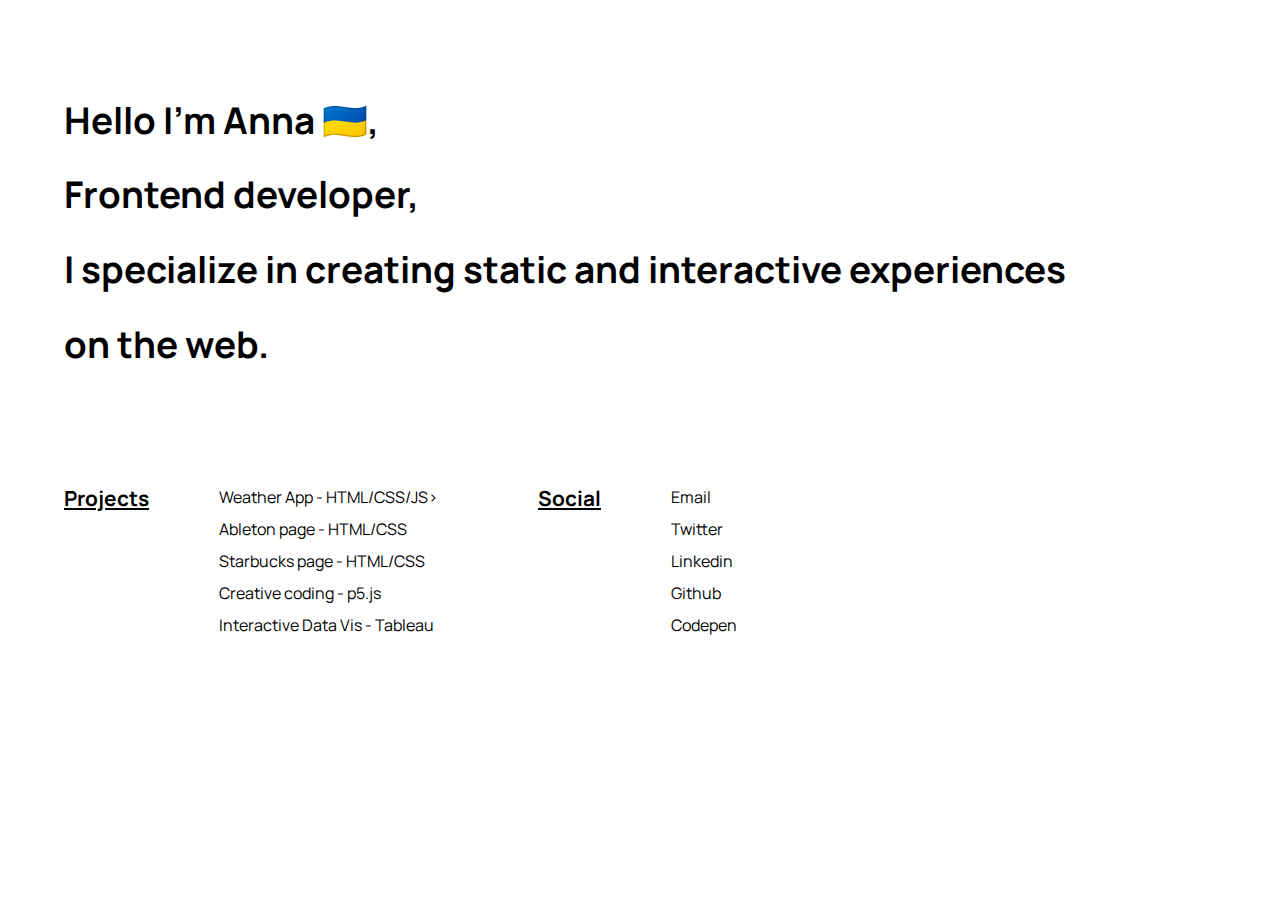
<file: index.html>
<!DOCTYPE html>
<html lang="en">
<head>
    <meta charset="UTF-8">
    <meta http-equiv="X-UA-Compatible" content="IE=edge">
    <meta name="viewport" content="width=device-width, initial-scale=1.0">
    <link rel="stylesheet" href="style.css">
    <title>Portfolio Website</title>
</head>
<body>
    
    <main>
        <header>
            <section class='presentation'>
                <h1>Hello I'm Anna 🇺🇦,</h1>
                <h1>Frontend developer<span>,</span></h1>
                <h1>I specialize in creating static and interactive experiences</h1>
                <h1>on the web<span>.</span></h1>

            </section>
        </header>

            <section class='flex-container'>
            <section class='projects flex-item'>
                <div class='flex-item-1'>
                <h3>Projects</h3>
            </div>
            <div class='flex-item-2'>
                <ul>
                     <li><a href="https://annadehtiarova.github.io/weather-app/">Weather App - HTML/CSS/JS></a></li>
                    <li><a href="https://annadehtiarova.github.io/ableton-page/">Ableton page - HTML/CSS</a></li>
                    <li><a href="https://annadehtiarova.github.io/startbucks-rewards-page/">Starbucks page - HTML/CSS</a></li>
<!--                     <li><a href="https://codepen.io/annadehtiarova">Highcharts.js, Google charts, D3.js</a></li> -->
                    <li><a href="https://openprocessing.org/user/280509?view=sketches&o=85">Creative coding - p5.js</a></li>
                    <li><a href="https://public.tableau.com/app/profile/anna5028">Interactive Data Vis - Tableau</a></li>
<!--                     <li><a href="https://www.behance.net/annadehtia884a">Figma/Illustrator</a></li> -->
                    
                   
                    
                   
                    
                </ul>
            </div>
            </section>

            <section class='social flex-item'>
                <div class='flex-item-1'>
                <h3>Social</h3>
                </div>
                <div class='flex-item-2'>
                <ul>
                    <li><a href="mailto:anna.dehtiarova@gmail.com">Email</a></li>
                    <li><a href="https://twitter.com/annadehtiarova" target="_blank">Twitter</a></li>
                    <li><a href="https://www.linkedin.com/in/annadehtiarova/" target="_blank">Linkedin</a></li>
                    <li><a href="https://github.com/annadehtiarova" target="_blank">Github</a></li>
                    <li><a href="https://codepen.io/annadehtiarova">Codepen</a></li>
                    
                </ul>
                </div>
            </section>
            </section>
      
    </main>

    
</body>
</html>
</file>
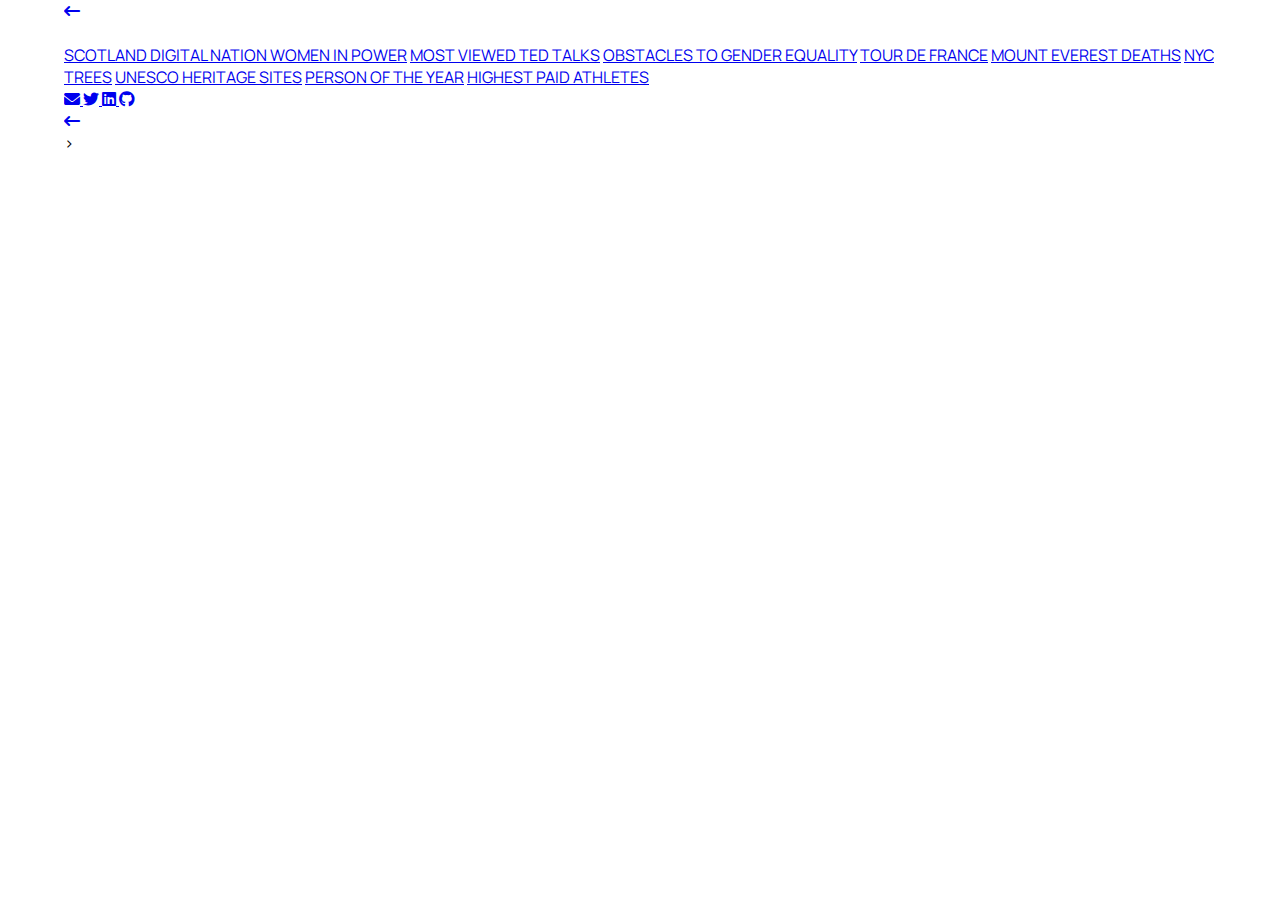
<file: index1.html>
<!DOCTYPE html>
<html lang="en">
<head>
    <meta charset="UTF-8">
    <meta http-equiv="X-UA-Compatible" content="IE=edge">
    <meta name="viewport" content="width=device-width, initial-scale=1.0">
    <link rel="stylesheet" href="style.css">
    <link rel="stylesheet" href="https://cdnjs.cloudflare.com/ajax/libs/font-awesome/6.0.0/css/all.min.css"
        integrity="sha512-9usAa10IRO0HhonpyAIVpjrylPvoDwiPUiKdWk5t3PyolY1cOd4DSE0Ga+ri4AuTroPR5aQvXU9xC6qOPnzFeg=="
        crossorigin="anonymous" referrerpolicy="no-referrer" />
    <title>Tableau</title>
</head>
<body>
    <div class="main-container"></div>
    <div class='sidenav'>
        <div class="sidenav-list">
            <a href='index.html'><i class="fa-solid fa-arrow-left-long"></i></a><br><br>
            <a href='#one'><span class='one'>SCOTLAND DIGITAL NATION </span></a>
            <a href='#two'><span class='two'>WOMEN IN POWER</span></a>
            <a href='#three'><span class='three'>MOST VIEWED TED TALKS</span></a>
            <a href='#four'><span class='four'>OBSTACLES TO GENDER EQUALITY</span></a>
            <a href='#five'><span class='five'>TOUR DE FRANCE</span></a>
            <a href='#six'><span class='six'>MOUNT EVEREST DEATHS</span></a>
            <a href='#seven'><span class='seven'>NYC TREES</span></a>
            <a href='#eight'><span class='eight'>UNESCO HERITAGE SITES</span></a>
            <a href='#nine'><span class='nine'>PERSON OF THE YEAR</span></a>
            <a href='#ten'><span class='ten'>HIGHEST PAID ATHLETES</span></a>    
        </div>
        <div class="social-icons">
            <a href="mailto:anna.dehtiarova@gmail.com">
                <i class="fa fa-envelope" aria-hidden="true"></i>
            </a>
            <a href="https://twitter.com/annadehtiarova" target="_blank">
                <i class="fab fa-twitter"></i>
            </a>
            <a href="https://www.linkedin.com/in/annadehtiarova/" target="_blank">
                <i class="fa-brands fa-linkedin"></i>
            </a>
            <a href="https://github.com/annadehtiarova" target="_blank">
                <i class="fa-brands fa-github"></i>
            </a>
        </div>
        </div>

    <div class="container-tableau">
        <div id='arrow-left'>
        <a href='index.html'><i class="fa-solid fa-arrow-left-long"></i></a>
        </div>
        <div class="item-tableau one" id='one'>
            <div class="item-viz">
               <div class='tableauPlaceholder' id='viz1645544961748' style='position: relative'><object class='tableauViz'  style='display:none;'><param name='host_url' value='https%3A%2F%2Fpublic.tableau.com%2F' /> <param name='embed_code_version' value='3' /> <param name='site_root' value='' /><param name='name' value='ScotlandDigitalNation_2&#47;Dashboard2' /><param name='tabs' value='no' /><param name='toolbar' value='yes' /><param name='animate_transition' value='yes' /><param name='display_static_image' value='yes' /><param name='display_spinner' value='yes' /><param name='display_overlay' value='yes' /><param name='display_count' value='yes' /><param name='language' value='en-GB' /></object></div>                <script type='text/javascript'>                    var divElement = document.getElementById('viz1645544961748');                    var vizElement = divElement.getElementsByTagName('object')[0];                    if ( divElement.offsetWidth < 500 ) { vizElement.style.minWidth='750px';vizElement.style.maxWidth='2500px';vizElement.style.width='100%';vizElement.style.minHeight='400px';vizElement.style.maxHeight='1051px';vizElement.style.height='527px';} else if ( divElement.offsetWidth > 1500 ) { vizElement.style.minWidth='750px';vizElement.style.maxWidth='2500px';vizElement.style.width='100%';vizElement.style.minHeight='400px';vizElement.style.maxHeight='1051px';vizElement.style.height= (divElement.offsetWidth * 0.75) + 'px';} else { vizElement.style.width='100%';vizElement.style.height='527px';}                     var scriptElement = document.createElement('script');                    scriptElement.src = 'https://public.tableau.com/javascripts/api/viz_v1.js';                    vizElement.parentNode.insertBefore(scriptElement, vizElement);                </script>
            </div>
        </div>

        <div class="item-tableau two" id='two'>
            <div class="item-viz">
              <div class='tableauPlaceholder' id='viz1645547383970' style='position: relative'><object class='tableauViz'  style='display:none;'><param name='host_url' value='https%3A%2F%2Fpublic.tableau.com%2F' /> <param name='embed_code_version' value='3' /> <param name='site_root' value='' /><param name='name' value='FemalePoliticalRepresentationWorldwide_2&#47;Dashboard12' /><param name='tabs' value='no' /><param name='toolbar' value='yes' /><param name='animate_transition' value='yes' /><param name='display_static_image' value='yes' /><param name='display_spinner' value='yes' /><param name='display_overlay' value='yes' /><param name='display_count' value='yes' /><param name='language' value='en-GB' /></object></div>                <script type='text/javascript'>                    var divElement = document.getElementById('viz1645547383970');                    var vizElement = divElement.getElementsByTagName('object')[0];                    if ( divElement.offsetWidth < 500 ) { vizElement.style.minWidth='750px';vizElement.style.maxWidth='2500px';vizElement.style.width='100%';vizElement.style.minHeight='500px';vizElement.style.maxHeight='1078px';vizElement.style.height='527px';} else if ( divElement.offsetWidth > 1500 ) { vizElement.style.minWidth='300px';vizElement.style.maxWidth='2500px';vizElement.style.width='100%';vizElement.style.minHeight='304px';vizElement.style.maxHeight= (divElement.offsetWidth * 0.75) + 'px';vizElement.style.height='1050px';} else { vizElement.style.width='100%';vizElement.style.height='527px';}                     var scriptElement = document.createElement('script');                    scriptElement.src = 'https://public.tableau.com/javascripts/api/viz_v1.js';                    vizElement.parentNode.insertBefore(scriptElement, vizElement);                </script>
            </div>
        </div>

        <div class="item-tableau three" id='three'>
            <div class="item-viz">
               <div class='tableauPlaceholder' id='viz1645597852804' style='position: relative'><object class='tableauViz'  style='display:none;'><param name='host_url' value='https%3A%2F%2Fpublic.tableau.com%2F' /> <param name='embed_code_version' value='3' /> <param name='site_root' value='' /><param name='name' value='MostViewedTEDtalks_2&#47;Dashboard1' /><param name='tabs' value='no' /><param name='toolbar' value='yes' /><param name='animate_transition' value='yes' /><param name='display_static_image' value='yes' /><param name='display_spinner' value='yes' /><param name='display_overlay' value='yes' /><param name='display_count' value='yes' /><param name='language' value='en-GB' /></object></div>                <script type='text/javascript'>                    var divElement = document.getElementById('viz1645597852804');                    var vizElement = divElement.getElementsByTagName('object')[0];                    if ( divElement.offsetWidth < 500 ) { vizElement.style.minWidth='1000px';vizElement.style.maxWidth='2500px';vizElement.style.width='100%';vizElement.style.minHeight='500px';vizElement.style.maxHeight='1078px';vizElement.style.height='527px';} else if ( divElement.offsetWidth > 1500 ) { vizElement.style.minWidth='300px';vizElement.style.maxWidth='2500px';vizElement.style.width='100%';vizElement.style.minHeight='304px';vizElement.style.maxHeight='1078px';vizElement.style.height=(divElement.offsetWidth*0.75)+'px';} else { vizElement.style.width='100%';vizElement.style.height='527px';}                     var scriptElement = document.createElement('script');                    scriptElement.src = 'https://public.tableau.com/javascripts/api/viz_v1.js';                    vizElement.parentNode.insertBefore(scriptElement, vizElement);                </script>
            </div>   
        </div>

        <div class="item-tableau four" id='four'>
            <div class="item-viz">
                <div class='tableauPlaceholder' id='viz1645599080045' style='position: relative'><object class='tableauViz'  style='display:none;'><param name='host_url' value='https%3A%2F%2Fpublic.tableau.com%2F' /> <param name='embed_code_version' value='3' /> <param name='site_root' value='' /><param name='name' value='PerceivedObstaclestoGenderEquality_2&#47;Dashboard1' /><param name='tabs' value='no' /><param name='toolbar' value='yes' /><param name='animate_transition' value='yes' /><param name='display_static_image' value='yes' /><param name='display_spinner' value='yes' /><param name='display_overlay' value='yes' /><param name='display_count' value='yes' /><param name='language' value='en-GB' /></object></div>                <script type='text/javascript'>                    var divElement = document.getElementById('viz1645599080045');                    var vizElement = divElement.getElementsByTagName('object')[0];                    if ( divElement.offsetWidth < 500 ) { vizElement.style.minWidth='1000px';vizElement.style.maxWidth='2500px';vizElement.style.width='100%';vizElement.style.minHeight='500px';vizElement.style.maxHeight='1078px';vizElement.style.height='527px';} else if ( divElement.offsetWidth > 1500 ) { vizElement.style.minWidth='300px';vizElement.style.maxWidth='2500px';vizElement.style.width='100%';vizElement.style.minHeight='304px';vizElement.style.maxHeight='1078px';vizElement.style.height=(divElement.offsetWidth*0.75)+'px';} else { vizElement.style.width='100%';vizElement.style.height='527px';}                     var scriptElement = document.createElement('script');                    scriptElement.src = 'https://public.tableau.com/javascripts/api/viz_v1.js';                    vizElement.parentNode.insertBefore(scriptElement, vizElement);                </script>
            </div> 
        </div>

        <div class="item-tableau five" id='five'>
            <div class="item-viz">
                <div class='tableauPlaceholder' id='viz1645600495662' style='position: relative'><object class='tableauViz'  style='display:none;'><param name='host_url' value='https%3A%2F%2Fpublic.tableau.com%2F' /> <param name='embed_code_version' value='3' /> <param name='site_root' value='' /><param name='name' value='TourdeFrance_21903-2017&#47;Dashboard2' /><param name='tabs' value='no' /><param name='toolbar' value='yes' /><param name='animate_transition' value='yes' /><param name='display_static_image' value='yes' /><param name='display_spinner' value='yes' /><param name='display_overlay' value='yes' /><param name='display_count' value='yes' /><param name='language' value='en-GB' /></object></div>                <script type='text/javascript'>                    var divElement = document.getElementById('viz1645600495662');                    var vizElement = divElement.getElementsByTagName('object')[0];                    if ( divElement.offsetWidth < 500 ) { vizElement.style.minWidth='1000px';vizElement.style.maxWidth='2500px';vizElement.style.width='100%';vizElement.style.minHeight='500px';vizElement.style.maxHeight='1077px';vizElement.style.height=(divElement.offsetWidth*0.75)+'px';} else if ( divElement.offsetWidth > 1500 ) { vizElement.style.minWidth='500px';vizElement.style.maxWidth='2500px';vizElement.style.width='100%';vizElement.style.minHeight='554px';vizElement.style.maxHeight='1077px';vizElement.style.height=(divElement.offsetWidth*0.75)+'px';} else { vizElement.style.width='100%';vizElement.style.height='527px';}                     var scriptElement = document.createElement('script');                    scriptElement.src = 'https://public.tableau.com/javascripts/api/viz_v1.js';                    vizElement.parentNode.insertBefore(scriptElement, vizElement);                </script>
            </div>
        </div>

        <div class="item-tableau six" id='six'>
            <div class="item-viz">
                <div class='tableauPlaceholder' id='viz1645603249021' style='position: relative'><object class='tableauViz'  style='display:none;'><param name='host_url' value='https%3A%2F%2Fpublic.tableau.com%2F' /> <param name='embed_code_version' value='3' /> <param name='site_root' value='' /><param name='name' value='MountainEverestDeaths_2&#47;Dashboard1' /><param name='tabs' value='no' /><param name='toolbar' value='yes' /><param name='animate_transition' value='yes' /><param name='display_static_image' value='yes' /><param name='display_spinner' value='yes' /><param name='display_overlay' value='yes' /><param name='display_count' value='yes' /><param name='language' value='en-GB' /></object></div>                <script type='text/javascript'>                    var divElement = document.getElementById('viz1645603249021');                    var vizElement = divElement.getElementsByTagName('object')[0];                    if ( divElement.offsetWidth < 500 ) { vizElement.style.minWidth='750px';vizElement.style.maxWidth='2500px';vizElement.style.width='100%';vizElement.style.minHeight='427px';vizElement.style.maxHeight='1077px';vizElement.style.height=(divElement.offsetWidth*0.75)+'px';} else if ( divElement.offsetWidth > 1500 ) { vizElement.style.minWidth='750px';vizElement.style.maxWidth='2500px';vizElement.style.width='100%';vizElement.style.minHeight='427px';vizElement.style.maxHeight='1077px';vizElement.style.height=(divElement.offsetWidth*0.75)+'px';} else { vizElement.style.width='100%';vizElement.style.height='527px';}                     var scriptElement = document.createElement('script');                    scriptElement.src = 'https://public.tableau.com/javascripts/api/viz_v1.js';                    vizElement.parentNode.insertBefore(scriptElement, vizElement);                </script>
            </div>
        </div>

        <div class="item-tableau seven" id='seven'>
            <div class="item-viz">
                <div class='tableauPlaceholder' id='viz1645603461941' style='position: relative'><object class='tableauViz'  style='display:none;'><param name='host_url' value='https%3A%2F%2Fpublic.tableau.com%2F' /> <param name='embed_code_version' value='3' /> <param name='site_root' value='' /><param name='name' value='NYCTrees_2_16425071148730&#47;Dashboard1' /><param name='tabs' value='no' /><param name='toolbar' value='yes' /><param name='animate_transition' value='yes' /><param name='display_static_image' value='yes' /><param name='display_spinner' value='yes' /><param name='display_overlay' value='yes' /><param name='display_count' value='yes' /><param name='language' value='en-GB' /></object></div>                <script type='text/javascript'>                    var divElement = document.getElementById('viz1645603461941');                    var vizElement = divElement.getElementsByTagName('object')[0];                    if ( divElement.offsetWidth < 500 ) { vizElement.style.minWidth='750px';vizElement.style.maxWidth='2500px';vizElement.style.width='100%';vizElement.style.minHeight='427px';vizElement.style.maxHeight='1077px';vizElement.style.height=(divElement.offsetWidth*0.75)+'px';} else if ( divElement.offsetWidth > 1500 ) { vizElement.style.minWidth='750px';vizElement.style.maxWidth='2500px';vizElement.style.width='100%';vizElement.style.minHeight='427px';vizElement.style.maxHeight='1077px';vizElement.style.height=(divElement.offsetWidth*0.75)+'px';} else { vizElement.style.width='100%';vizElement.style.height='527px';}                     var scriptElement = document.createElement('script');                    scriptElement.src = 'https://public.tableau.com/javascripts/api/viz_v1.js';                    vizElement.parentNode.insertBefore(scriptElement, vizElement);                </script>
            </div>
        </div>

        <div class="item-tableau eight" id='eight'>
            <div class="item-viz">
               <div class='tableauPlaceholder' id='viz1645603648351' style='position: relative'><object class='tableauViz'  style='display:none;'><param name='host_url' value='https%3A%2F%2Fpublic.tableau.com%2F' /> <param name='embed_code_version' value='3' /> <param name='site_root' value='' /><param name='name' value='UNESCOHeritageSites_2&#47;Dashboard1' /><param name='tabs' value='no' /><param name='toolbar' value='yes' /><param name='animate_transition' value='yes' /><param name='display_static_image' value='yes' /><param name='display_spinner' value='yes' /><param name='display_overlay' value='yes' /><param name='display_count' value='yes' /><param name='language' value='en-GB' /></object></div>                <script type='text/javascript'>                    var divElement = document.getElementById('viz1645603648351');                    var vizElement = divElement.getElementsByTagName('object')[0];                    if ( divElement.offsetWidth < 500 ) { vizElement.style.minWidth='750px';vizElement.style.maxWidth='2500px';vizElement.style.width='100%';vizElement.style.minHeight='427px';vizElement.style.maxHeight='1077px';vizElement.style.height=(divElement.offsetWidth*0.75)+'px';} else if ( divElement.offsetWidth > 1500 ) { vizElement.style.minWidth='750px';vizElement.style.maxWidth='2500px';vizElement.style.width='100%';vizElement.style.minHeight='427px';vizElement.style.maxHeight='1077px';vizElement.style.height=(divElement.offsetWidth*0.75)+'px';} else { vizElement.style.width='100%';vizElement.style.height='527px';}                     var scriptElement = document.createElement('script');                    scriptElement.src = 'https://public.tableau.com/javascripts/api/viz_v1.js';                    vizElement.parentNode.insertBefore(scriptElement, vizElement);                </script>
            </div>
        </div>

        <div class="item-tableau nine" id='nine'>
            <div class="item-viz">
               <div class='tableauPlaceholder' id='viz1645605103550' style='position: relative'><object class='tableauViz'  style='display:none;'><param name='host_url' value='https%3A%2F%2Fpublic.tableau.com%2F' /> <param name='embed_code_version' value='3' /> <param name='site_root' value='' /><param name='name' value='PersonoftheYear_2&#47;Dashboard1' /><param name='tabs' value='no' /><param name='toolbar' value='yes' /><param name='animate_transition' value='yes' /><param name='display_static_image' value='yes' /><param name='display_spinner' value='yes' /><param name='display_overlay' value='yes' /><param name='display_count' value='yes' /><param name='language' value='en-GB' /></object></div>                <script type='text/javascript'>                    var divElement = document.getElementById('viz1645605103550');                    var vizElement = divElement.getElementsByTagName('object')[0];                    if ( divElement.offsetWidth < 500 ) { vizElement.style.minWidth='750px';vizElement.style.maxWidth='2500px';vizElement.style.width='100%';vizElement.style.minHeight='427px';vizElement.style.maxHeight='1077px';vizElement.style.height=(divElement.offsetWidth*0.75)+'px';} else if ( divElement.offsetWidth > 1500 ) { vizElement.style.minWidth='750px';vizElement.style.maxWidth='2500px';vizElement.style.width='100%';vizElement.style.minHeight='427px';vizElement.style.maxHeight='1077px';vizElement.style.height=(divElement.offsetWidth*0.75)+'px';} else { vizElement.style.width='100%';vizElement.style.height='527px';}                     var scriptElement = document.createElement('script');                    scriptElement.src = 'https://public.tableau.com/javascripts/api/viz_v1.js';                    vizElement.parentNode.insertBefore(scriptElement, vizElement);                </script>
                                
            </div>
        </div>

        <div class="item-tableau ten" id='ten'>
            <div class="item-viz">
                <div class='tableauPlaceholder' id='viz1645604088088' style='position: relative'><object class='tableauViz'  style='display:none;'><param name='host_url' value='https%3A%2F%2Fpublic.tableau.com%2F' /> <param name='embed_code_version' value='3' /> <param name='site_root' value='' /><param name='name' value='HighestPaidAthletes_2&#47;Dashboard1' /><param name='tabs' value='no' /><param name='toolbar' value='yes' /><param name='animate_transition' value='yes' /><param name='display_static_image' value='yes' /><param name='display_spinner' value='yes' /><param name='display_overlay' value='yes' /><param name='display_count' value='yes' /><param name='language' value='en-GB' /></object></div>                <script type='text/javascript'>                    var divElement = document.getElementById('viz1645604088088');                    var vizElement = divElement.getElementsByTagName('object')[0];                    if ( divElement.offsetWidth < 500 ) { vizElement.style.minWidth='750px';vizElement.style.maxWidth='2500px';vizElement.style.width='100%';vizElement.style.minHeight='427px';vizElement.style.maxHeight='1077px';vizElement.style.height=(divElement.offsetWidth*0.75)+'px';} else if ( divElement.offsetWidth > 1500 ) { vizElement.style.minWidth='750px';vizElement.style.maxWidth='2500px';vizElement.style.width='100%';vizElement.style.minHeight='427px';vizElement.style.maxHeight='1077px';vizElement.style.height=(divElement.offsetWidth*0.75)+'px';} else { vizElement.style.width='100%';vizElement.style.height='527px';}                     var scriptElement = document.createElement('script');                    scriptElement.src = 'https://public.tableau.com/javascripts/api/viz_v1.js';                    vizElement.parentNode.insertBefore(scriptElement, vizElement);                </script>
                                
            </div>
        </div>

        <div class="item-tableau" id='ten'>
            <div class="item-viz">
    
                                
            </div>
        </div> 
    </div>
</div>
      <script src='index.js'></script>>

</body>
</html>
</file>
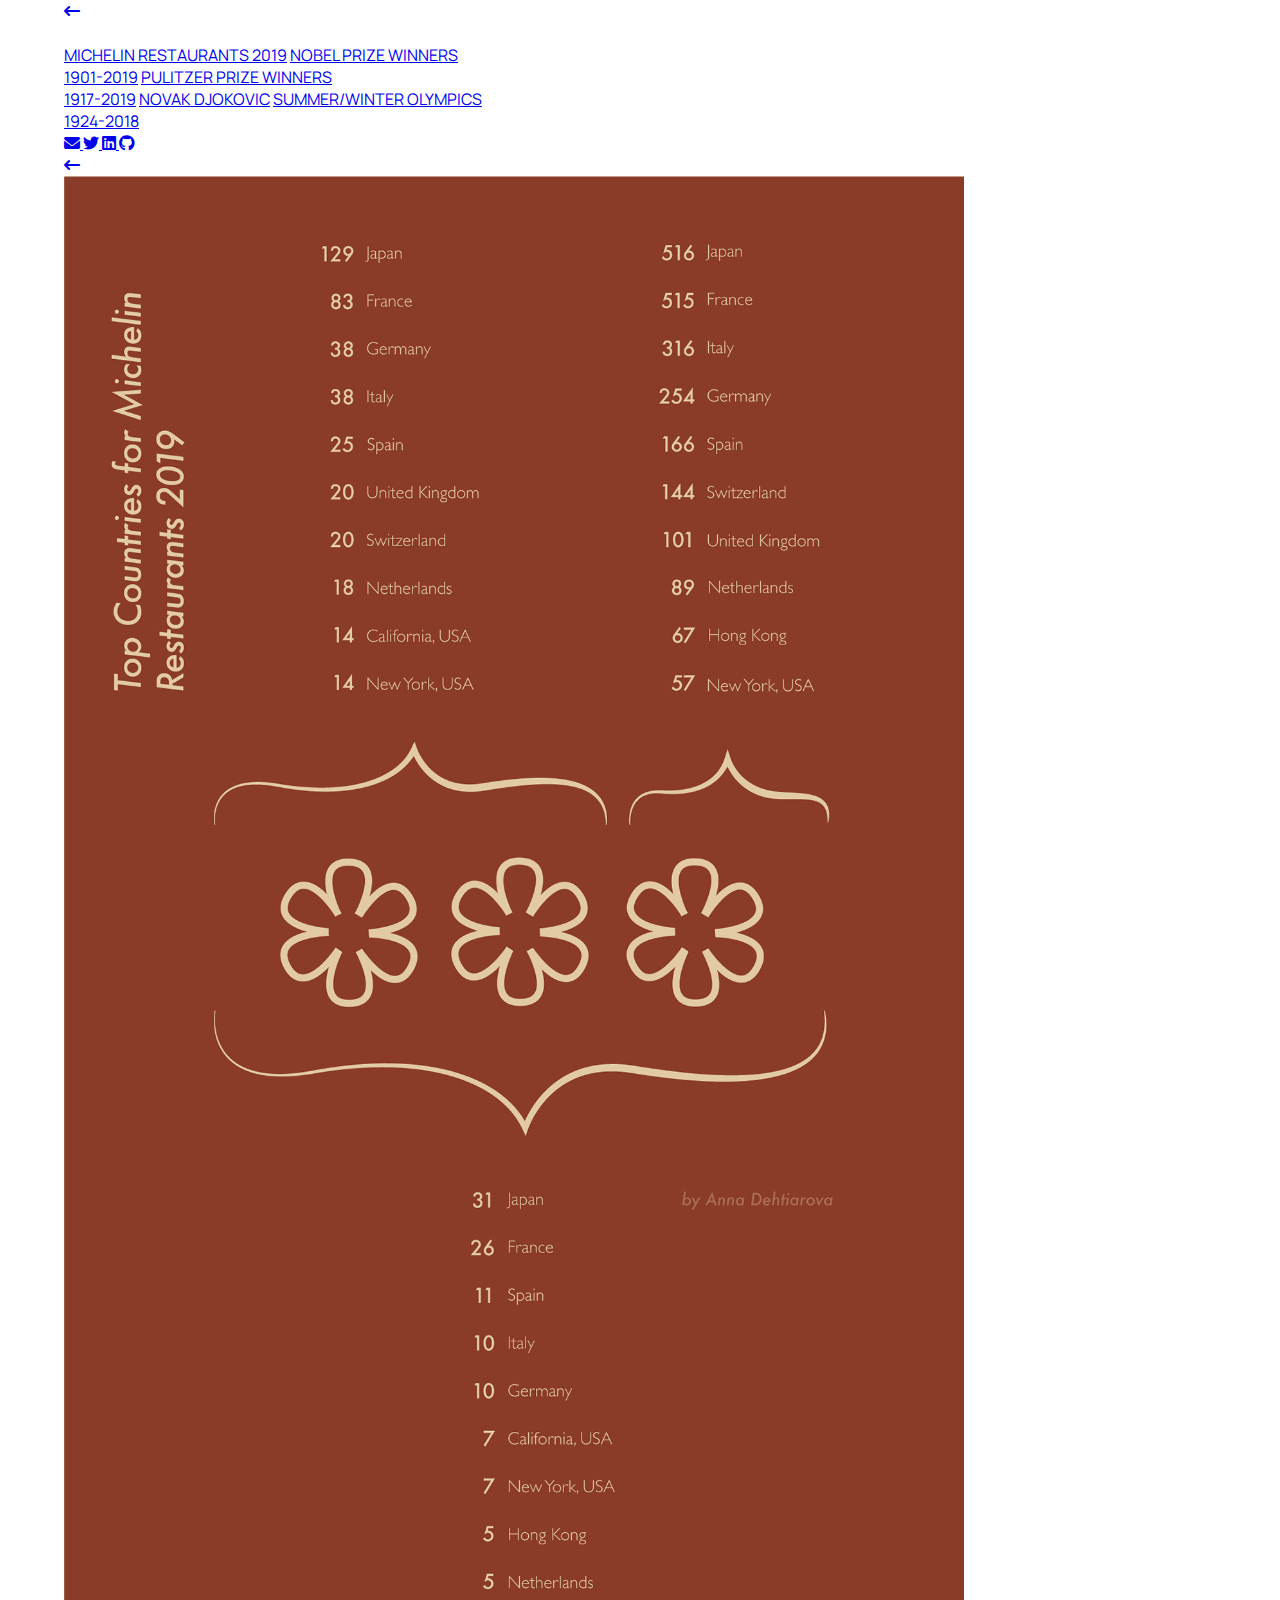
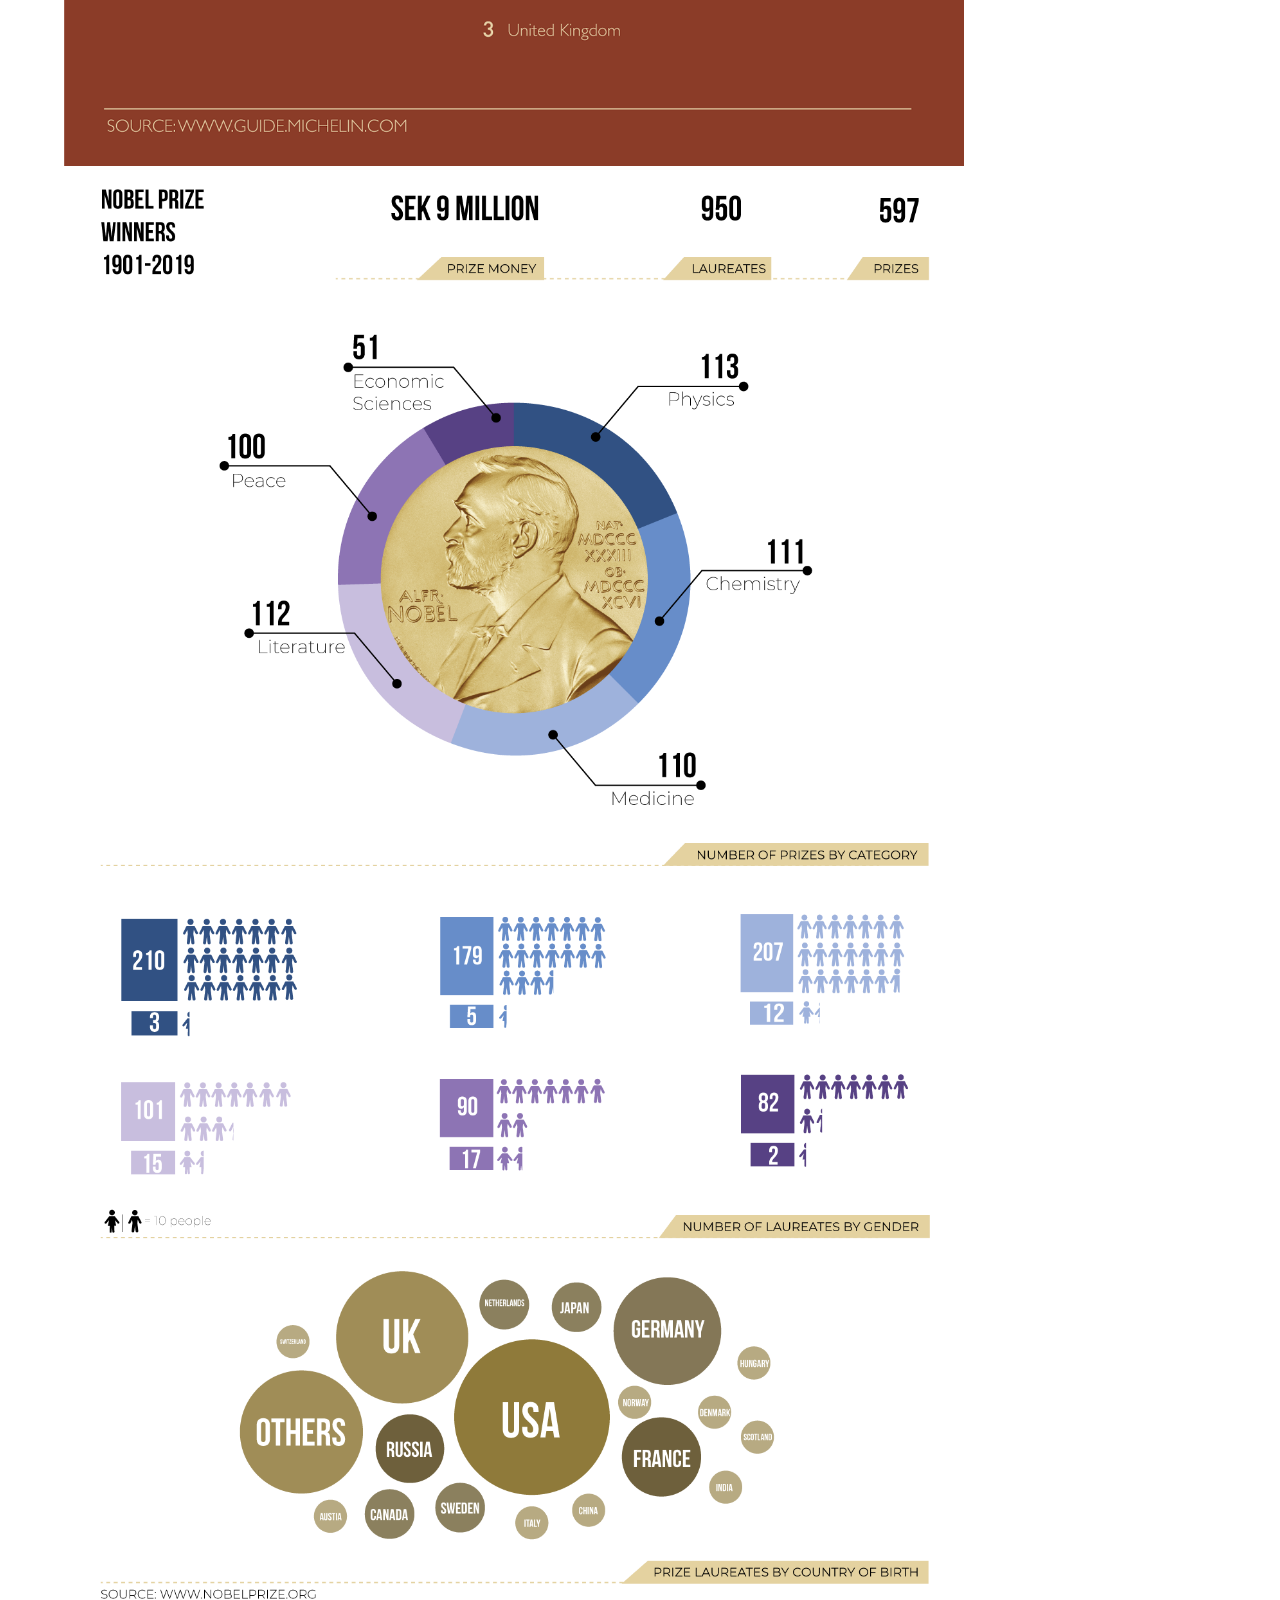
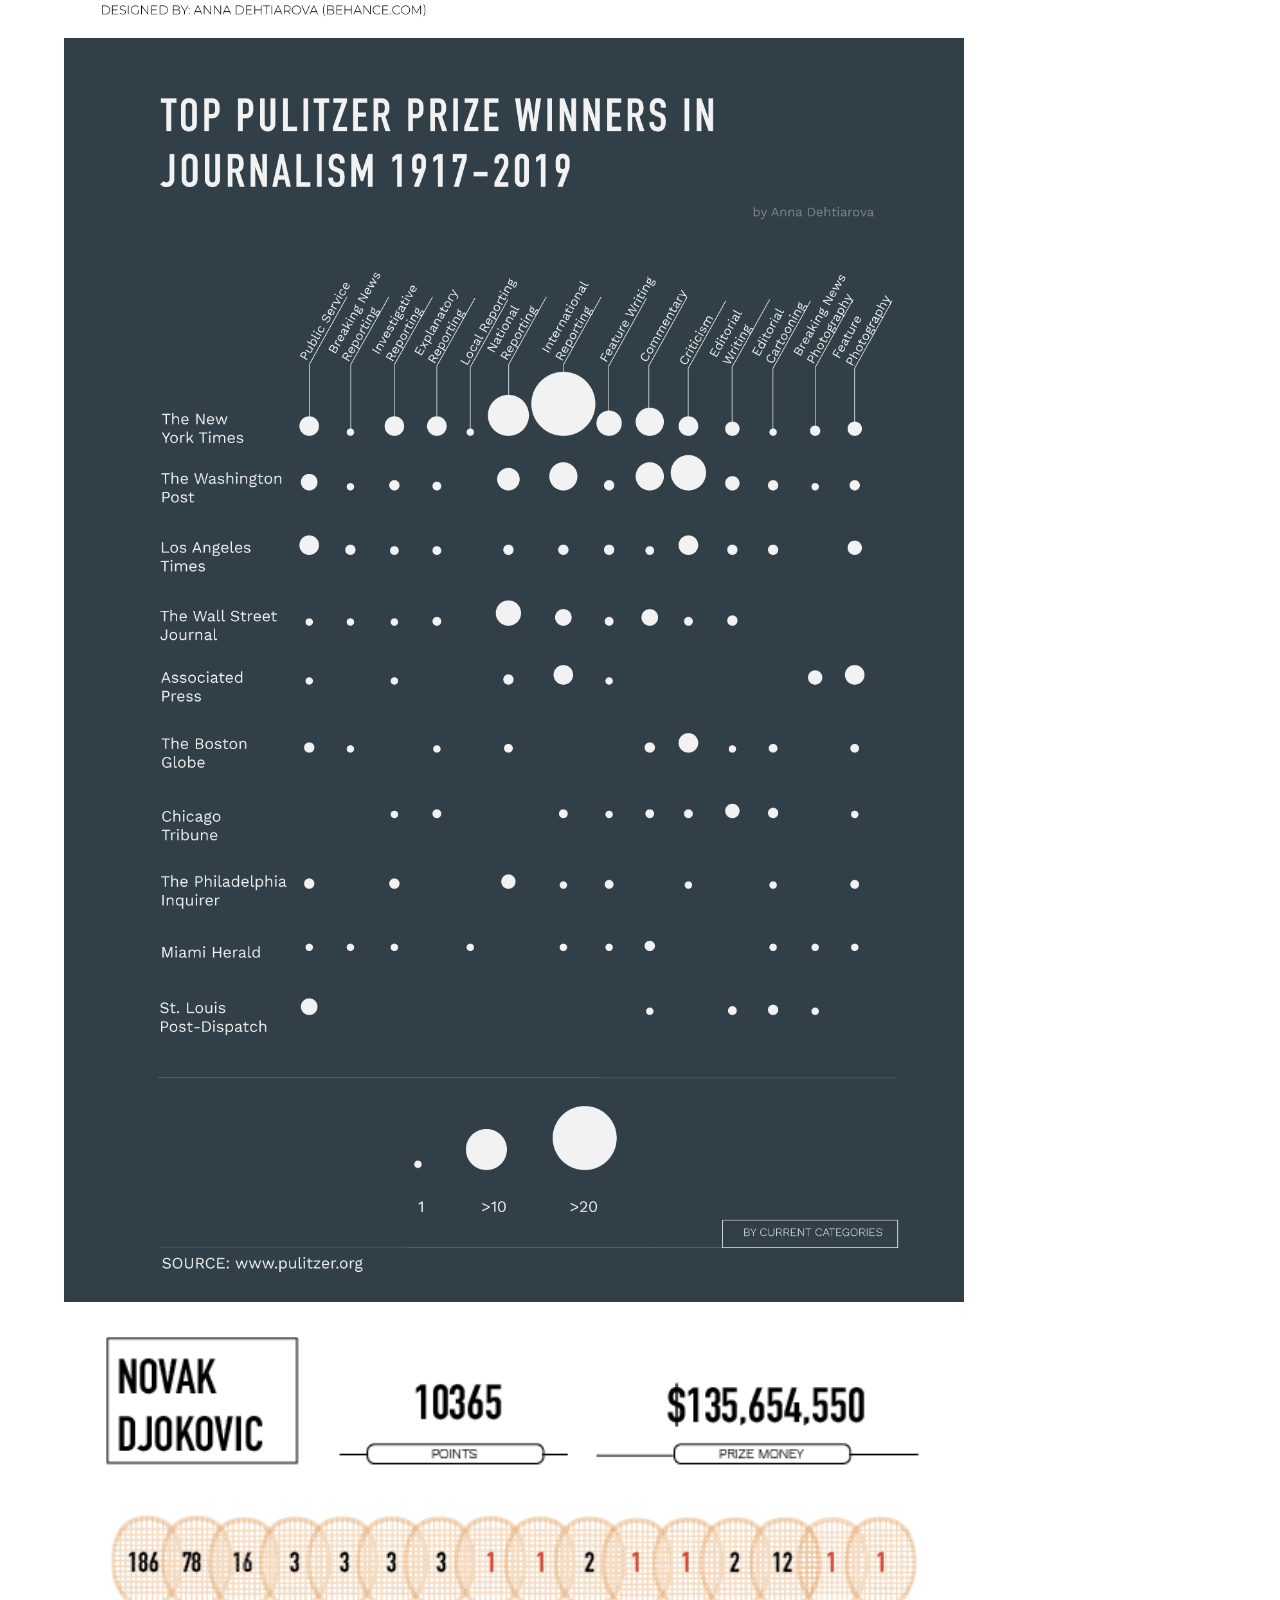
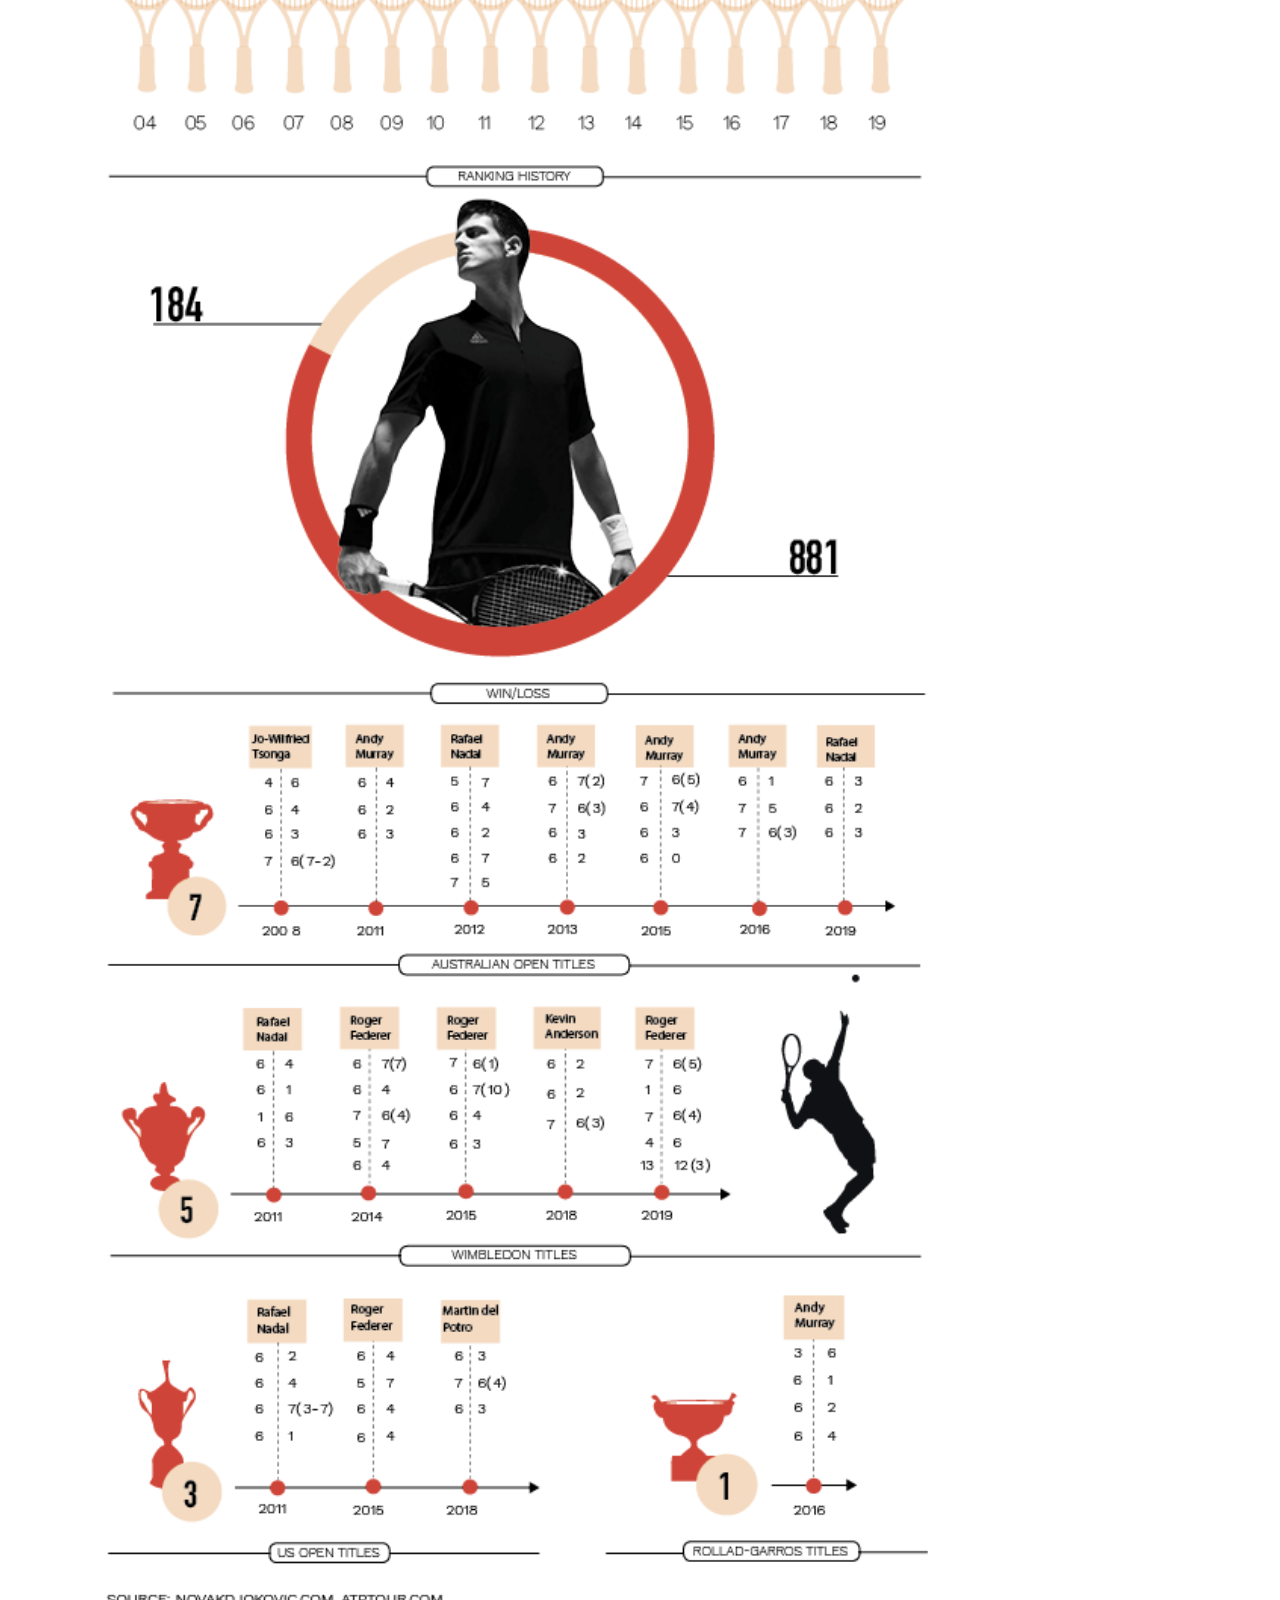
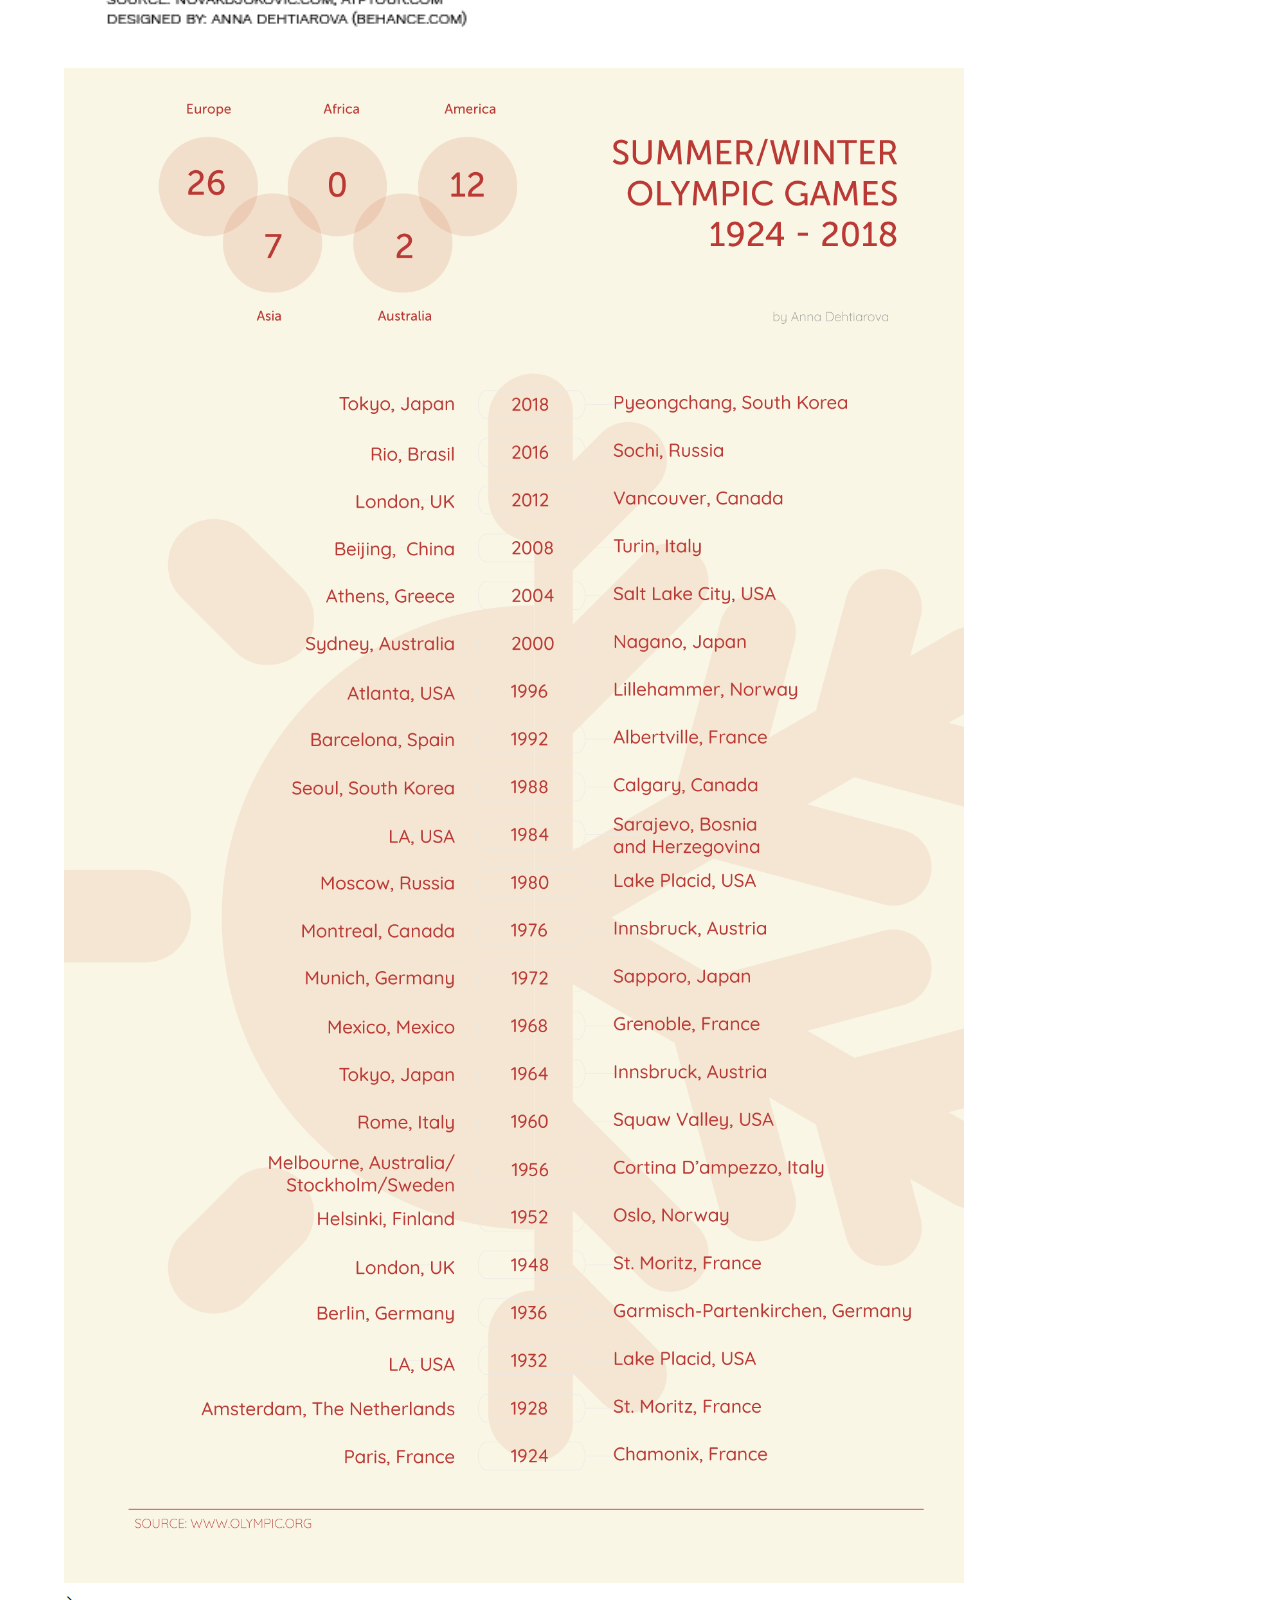
<file: index3.html>
<!DOCTYPE html>
<html lang="en">

<head>
    <meta charset="UTF-8">
    <meta http-equiv="X-UA-Compatible" content="IE=edge">
    <meta name="viewport" content="width=device-width, initial-scale=1.0">
    <link rel="stylesheet" href="style.css">
    <link rel="stylesheet" href="https://cdnjs.cloudflare.com/ajax/libs/font-awesome/6.0.0/css/all.min.css"
        integrity="sha512-9usAa10IRO0HhonpyAIVpjrylPvoDwiPUiKdWk5t3PyolY1cOd4DSE0Ga+ri4AuTroPR5aQvXU9xC6qOPnzFeg=="
        crossorigin="anonymous" referrerpolicy="no-referrer" />
    <title>Figma/Illustrator</title>
</head>

<body>
    <div class="main-container">
        <div class='sidenav'>
            <a href='index.html'><i class="fa-solid fa-arrow-left-long"></i></a><br><br>
            <a href='#one'><span class='one'>MICHELIN RESTAURANTS 2019</span></a>
            <a href='#two'><span class='two'>NOBEL PRIZE WINNERS <br> 1901-2019</span></a>
            <a href='#three'><span class='three'>PULITZER PRIZE WINNERS <br> 1917-2019</span></a>
            <a href='#four'><span class='four'>NOVAK DJOKOVIC</span></a>
            <a href='#five'><span class='five'>SUMMER/WINTER OLYMPICS <br> 1924-2018</span></a>
            
            <div class="social-icons">
                <a href="mailto:anna.dehtiarova@gmail.com">
                    <i class="fa fa-envelope" aria-hidden="true"></i>
                </a>
                <a href="https://twitter.com/annadehtiarova" target="_blank">
                    <i class="fab fa-twitter"></i>
                </a>
                <a href="https://www.linkedin.com/in/annadehtiarova/" target="_blank">
                    <i class="fa-brands fa-linkedin"></i>
                </a>
                <a href="https://github.com/annadehtiarova" target="_blank">
                    <i class="fa-brands fa-github"></i>
                </a>
            </div>
        </div>

        <div class="container-tableau">
            <div id='arrow-left'>
                <a href='index.html'><i class="fa-solid fa-arrow-left-long"></i></a>
            </div>
            <div class="item-tableau one" id='one'>
                <div class="item-viz">
                    <img src="./infographics/1.png" alt="" width="900px">
                    
                    
                </div>
            </div>

            <div class="item-tableau two" id='two'>
                <div class="item-viz">
                    <img src="./infographics/2.png" alt="" width="900px">
                    
                </div>
            </div>

            <div class="item-tableau three" id='three'>
                <div class="item-viz">
                    <img src="./infographics/3.png" alt="" width="900px">
                    
                    
                </div>
            </div>

            <div class="item-tableau four" id='four'>
                <div class="item-viz">
                    <img src="./infographics/4.png" alt="" width="900px">
                    
                    
                </div>
            </div>

            <div class="item-tableau five" id='five'>
                <div class="item-viz">
                    <img src="./infographics/5.png" alt="" width="900px">
                    
                    
                </div>
            </div>

            <div class="item-tableau six" id='six'>
                <div class="item-viz">
                    
                    
                </div>
            </div>

            
        </div>
    </div>
    <script src='index.js'></script>>

</body>

</html>
</file>
<file: style.css>
@import url('https://fonts.googleapis.com/css2?family=Manrope:wght@200;300;400;500;600;700;800&family=PT+Sans:wght@400;700&display=swap');

body{
    width: 90%;
    margin: 0 auto;
    font-family: 'Manrope', sans-serif;
    
}


.presentation{
    padding: 30px 0;
    font-weight: 300;
}

.presentation h1{
    font-size: 2.6em;
}

.flex-container{
    display: flex;
    justify-content: left;
    align-items: left;
    
}

.flex-item{
    display: flex;
    margin-right: 100px;
   
}

.projects .flex-item-2,
.social .flex-item-2
{
    text-decoration: none;
    position: relative;
    top: 7px;
    margin-left: 20px;
    

}

.projects .flex-item-1,
.social .flex-item-1 {
    text-decoration: underline;

}



.projects li a, .social li a{
    text-decoration: none;
    color: black;
    padding-left: 10px;
    
    
}

.projects li a:hover, .social li a:hover {
    color: white;
    background-color: black;
    padding: 5px 10px;
}

.projects li, .social li{
    list-style-type: none;
    padding-bottom: 10px;
    
    
}



@media screen and (min-width: 375px) {
    .flex-item h3 {
        font-size: 0.9em;
        
        
       }

    .presentation h1{
        font-size: 1.7em;
    }

   
    .flex-item ul li a {
        font-size: 0.8em;


    }
    

    .presentation {
        padding: 70px 0;

    }
    
    .flex-container, .flex-item{
           display: block;
           justify-content: left;
           
             
       }

    .flex-container{
        top: 20em;
    }

    .flex-item ul{
        padding: 0px;

    }

    
    
}

@media screen and (min-width: 768px) {
    .flex-item h3 {
        font-size: 1.1em;
        
        
       }

    .presentation h1{
        font-size: 2.1em;
    }

    .flex-item ul li a {
        font-size: 0.9em;


    }

    .presentation {
        padding: 70px 0;

    }

    
    
    .flex-container, .flex-item{
           display: flex;
           flex-direction: row;
           justify-content: left;
             
       }

    .flex-container{
        top: 30em;
    }

    .flex-item ul{
        padding-left: 40px;

    }

    



}
   
@media screen and (min-width: 1024px) {
    .flex-item h3{
        font-size: 1.3em;
        
        
       }

    .presentation h1{
        font-size: 2.3em;
    }

    .flex-item ul li a {
        font-size: 1em;


    }

    .presentation {
        padding: 70px 0;

    }
    
    
    /* .flex-container, .flex-item{
           flex-direction: row;
           justify-content: left;
             
       } */

    .flex-container{
        top: 30em;
    }

    .flex-item ul{
        padding-left: 40px;

    }

    
}
</file>
